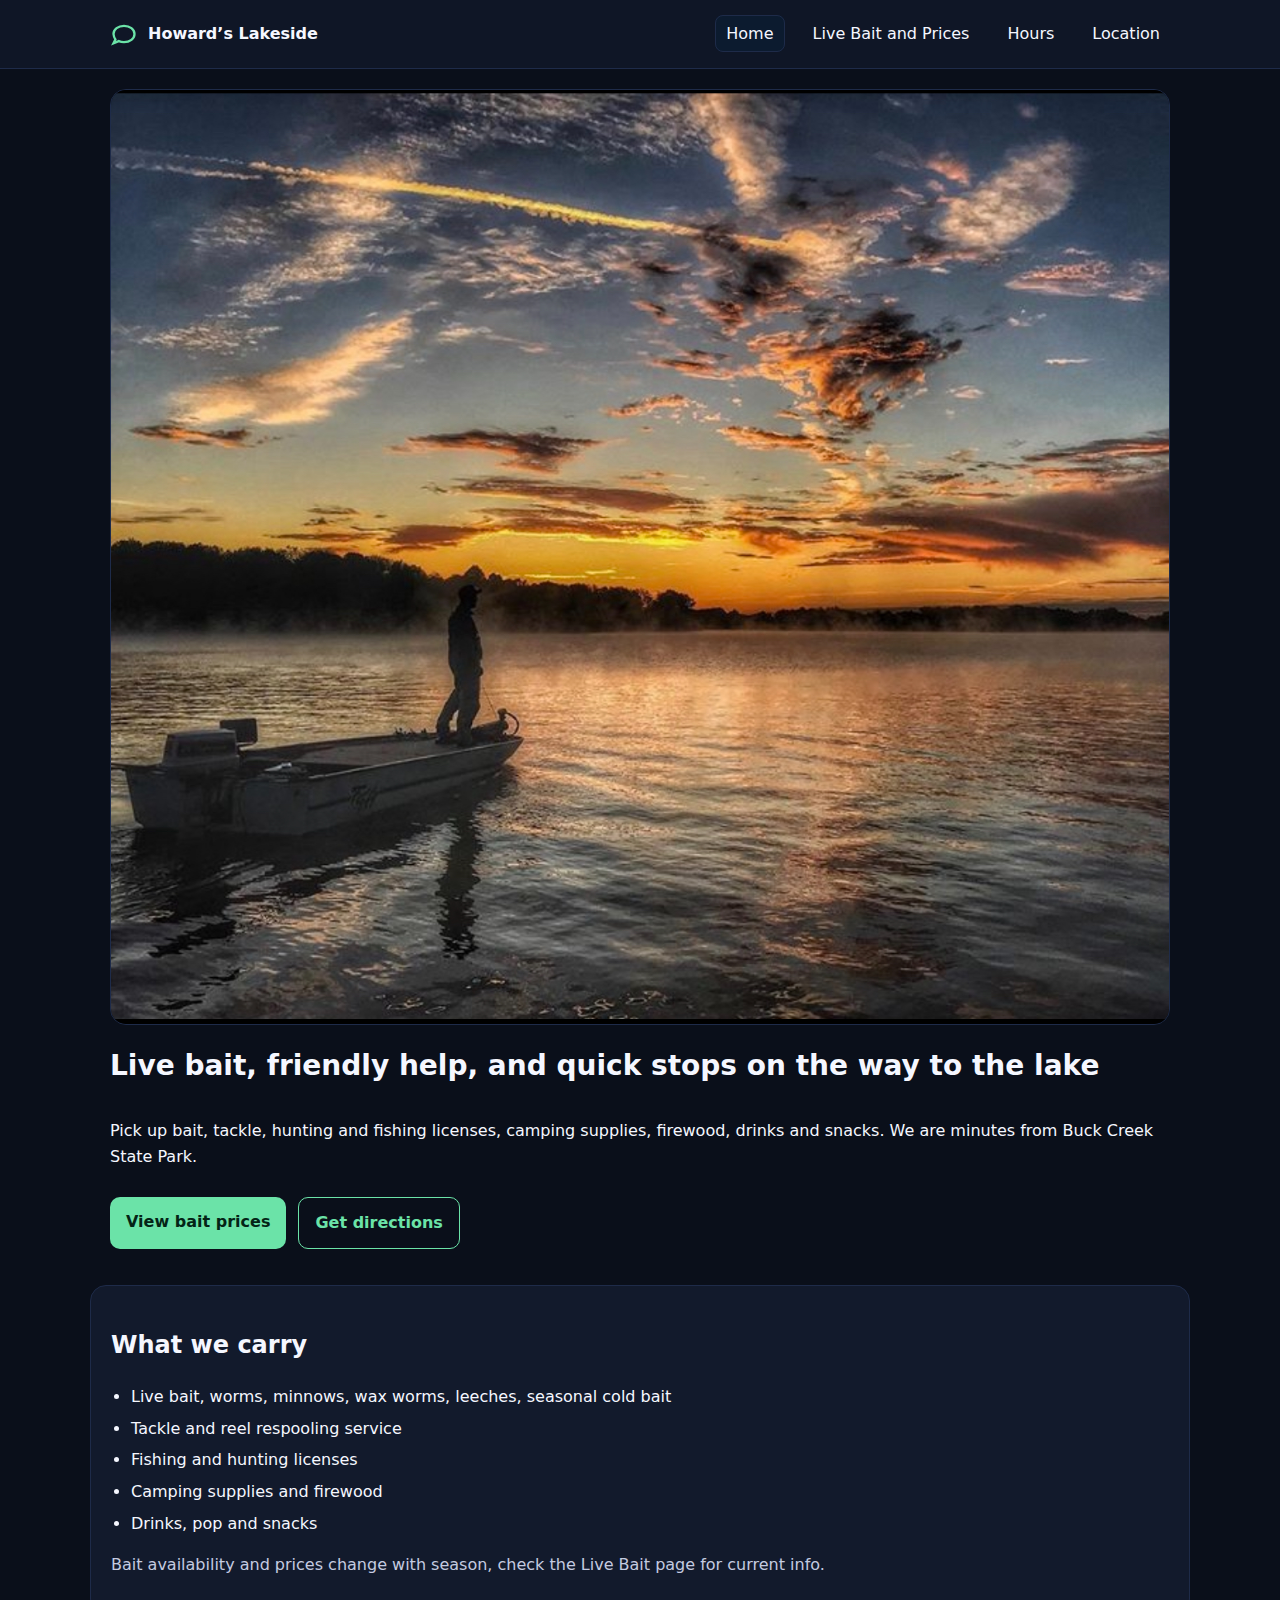
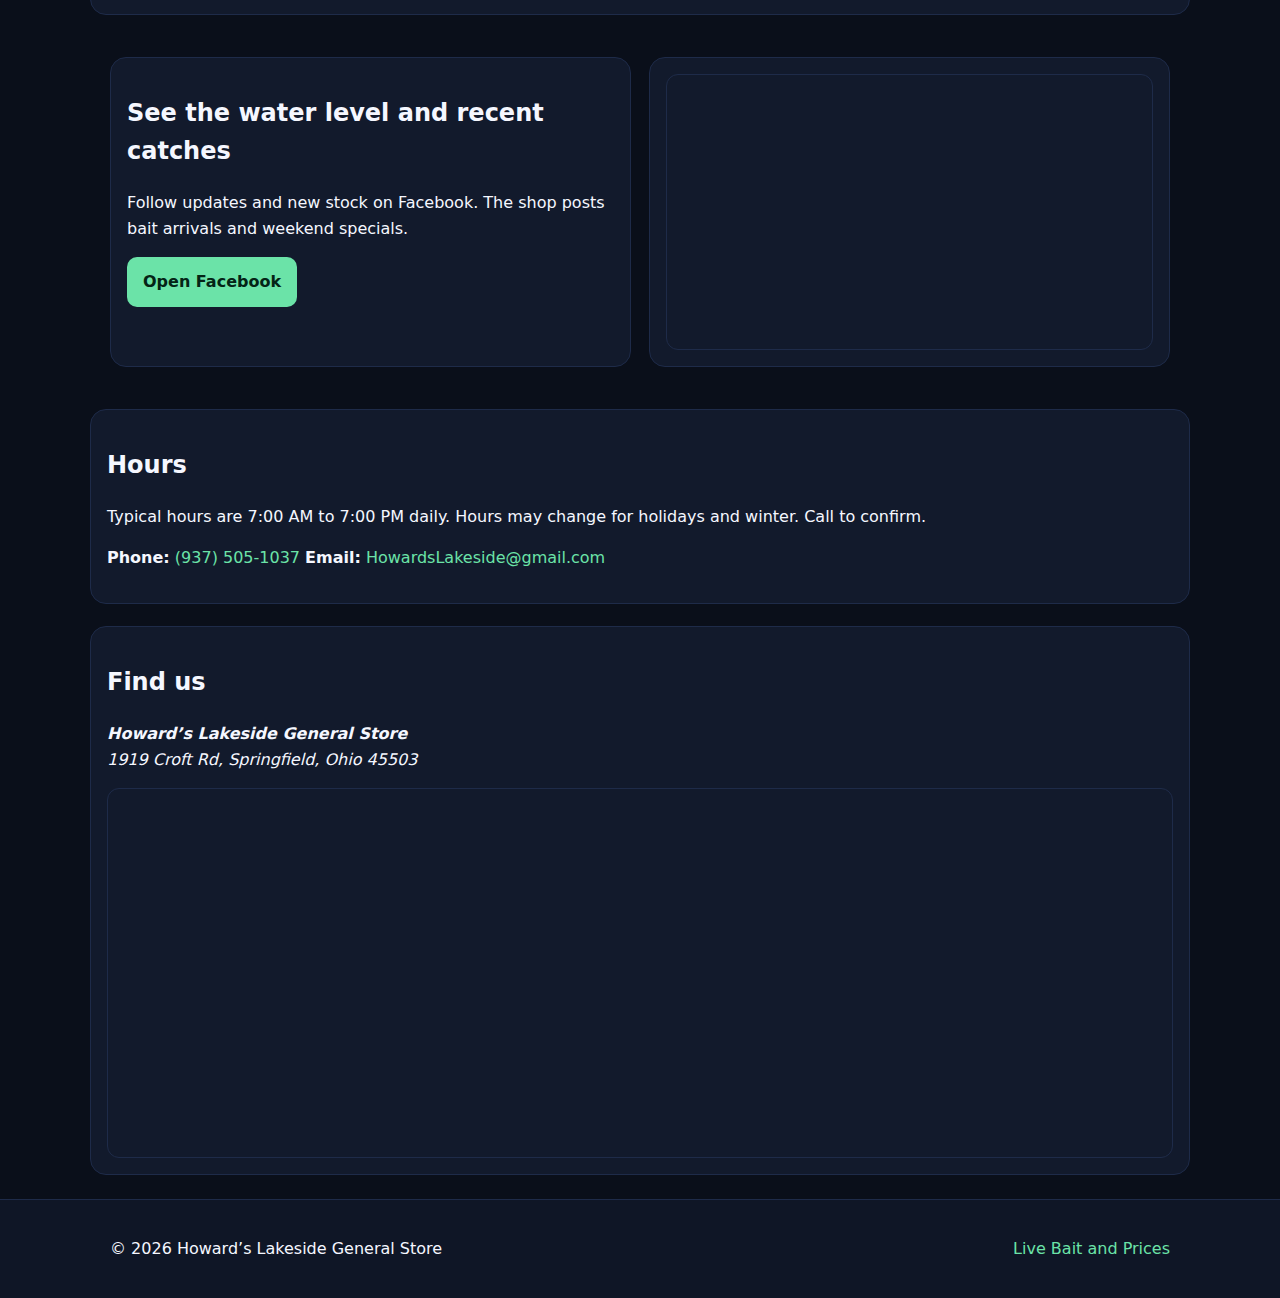
<file: index.html>
<!DOCTYPE html>
<html lang="en">
<head>
  <meta charset="utf-8">
  <title>Howard’s Lakeside General Store, Live Bait, Springfield OH</title>
  <meta name="viewport" content="width=device-width, initial-scale=1">
  <meta name="description" content="Live bait, tackle, licenses, camping supplies and more near Buck Creek State Park. Hours, location and bait prices.">
  <link rel="stylesheet" href="./styles.css">
</head>
<body>
  <a class="skip-link" href="#main">Skip to content</a>

  <header class="site-header">
    <div class="container header-inner">
      <a class="brand" href="./">
        <svg aria-hidden="true" viewBox="0 0 24 24" class="fish"><path d="M21 12c0 4-4 7-9 7-1.6 0-3.1-.3-4.5-.9L3 20l1.6-3.3A10.8 10.8 0 0 1 3 12c0-4 4-7 9-7s9 3 9 7zM8 12h.01M16 12h.01"/></svg>
        <span>Howard’s Lakeside</span>
      </a>

      <nav aria-label="Primary">
        <button class="nav-toggle" aria-expanded="false" aria-controls="nav">Menu</button>
        <ul id="nav" class="nav">
          <li><a aria-current="page" href="./">Home</a></li>
          <li><a href="./live-bait.html">Live Bait and Prices</a></li>
          <li><a href="#hours">Hours</a></li>
          <li><a href="#location">Location</a></li>
        </ul>
      </nav>
    </div>
  </header>

  <main id="main">
    <section class="hero container">
      <picture>
        <img src="./img/shore.jpg" alt="Fishing shoreline near Buck Creek with calm water at sunrise" width="1600" height="900">
      </picture>
      <div class="hero-text">
        <h1>Live bait, friendly help, and quick stops on the way to the lake</h1>
        <p>Pick up bait, tackle, hunting and fishing licenses, camping supplies, firewood, drinks and snacks. We are minutes from Buck Creek State Park.</p>
        <div class="cta">
          <a class="btn" href="./live-bait.html">View bait prices</a>
          <a class="btn btn-alt" href="#location">Get directions</a>
        </div>
      </div>
    </section>

    <section class="container quick-list">
      <h2>What we carry</h2>
      <ul class="check">
        <li>Live bait, worms, minnows, wax worms, leeches, seasonal cold bait</li>
        <li>Tackle and reel respooling service</li>
        <li>Fishing and hunting licenses</li>
        <li>Camping supplies and firewood</li>
        <li>Drinks, pop and snacks</li>
      </ul>
      <p class="note">Bait availability and prices change with season, check the Live Bait page for current info.</p>
    </section>

    <section class="container media">
      <div class="media-col">
        <h2>See the water level and recent catches</h2>
        <p>Follow updates and new stock on Facebook. The shop posts bait arrivals and weekend specials.</p>
        <p><a class="btn" href="https://www.facebook.com/p/Howards-Lakeside-General-Store-100057407261126/" rel="noopener">Open Facebook</a></p>
      </div>
      <div class="media-col">
        <div class="video-wrap" aria-label="Fishing video">
          <iframe title="Buck Creek fishing clips" width="560" height="315" src="https://www.youtube.com/embed/8cI6Nus18n8" allowfullscreen></iframe>
        </div>
      </div>
    </section>

    <section id="hours" class="container hours">
      <h2>Hours</h2>
      <p>Typical hours are 7:00 AM to 7:00 PM daily. Hours may change for holidays and winter. Call to confirm.</p>
      <p><strong>Phone:</strong> <a href="tel:+19375051037">(937) 505-1037</a>  <strong>Email:</strong> <a href="mailto:HowardsLakeside@gmail.com">HowardsLakeside@gmail.com</a></p>
    </section>

    <section id="location" class="container location">
      <h2>Find us</h2>
      <address>
        <p><strong>Howard’s Lakeside General Store</strong><br>
        1919 Croft Rd, Springfield, Ohio 45503</p>
      </address>
      <div class="map-wrap" aria-label="Map showing the store">
        <iframe title="Map to Howard’s Lakeside General Store" src="https://www.google.com/maps?q=1919%20Croft%20Rd%20Springfield%20OH%2045503&output=embed" loading="lazy"></iframe>
      </div>
    </section>
  </main>

  <footer class="site-footer">
    <div class="container">
      <p>&copy; <span id="year"></span> Howard’s Lakeside General Store</p>
      <p><a href="./live-bait.html">Live Bait and Prices</a></p>
    </div>
  </footer>

  <script>
    const btn = document.querySelector('.nav-toggle');
    const nav = document.getElementById('nav');
    if (btn) {
      btn.addEventListener('click', () => {
        const exp = btn.getAttribute('aria-expanded') === 'true';
        btn.setAttribute('aria-expanded', String(!exp));
        nav.classList.toggle('open');
      });
    }
    document.getElementById('year').textContent = new Date().getFullYear();
  </script>
</body>
</html>
</file>
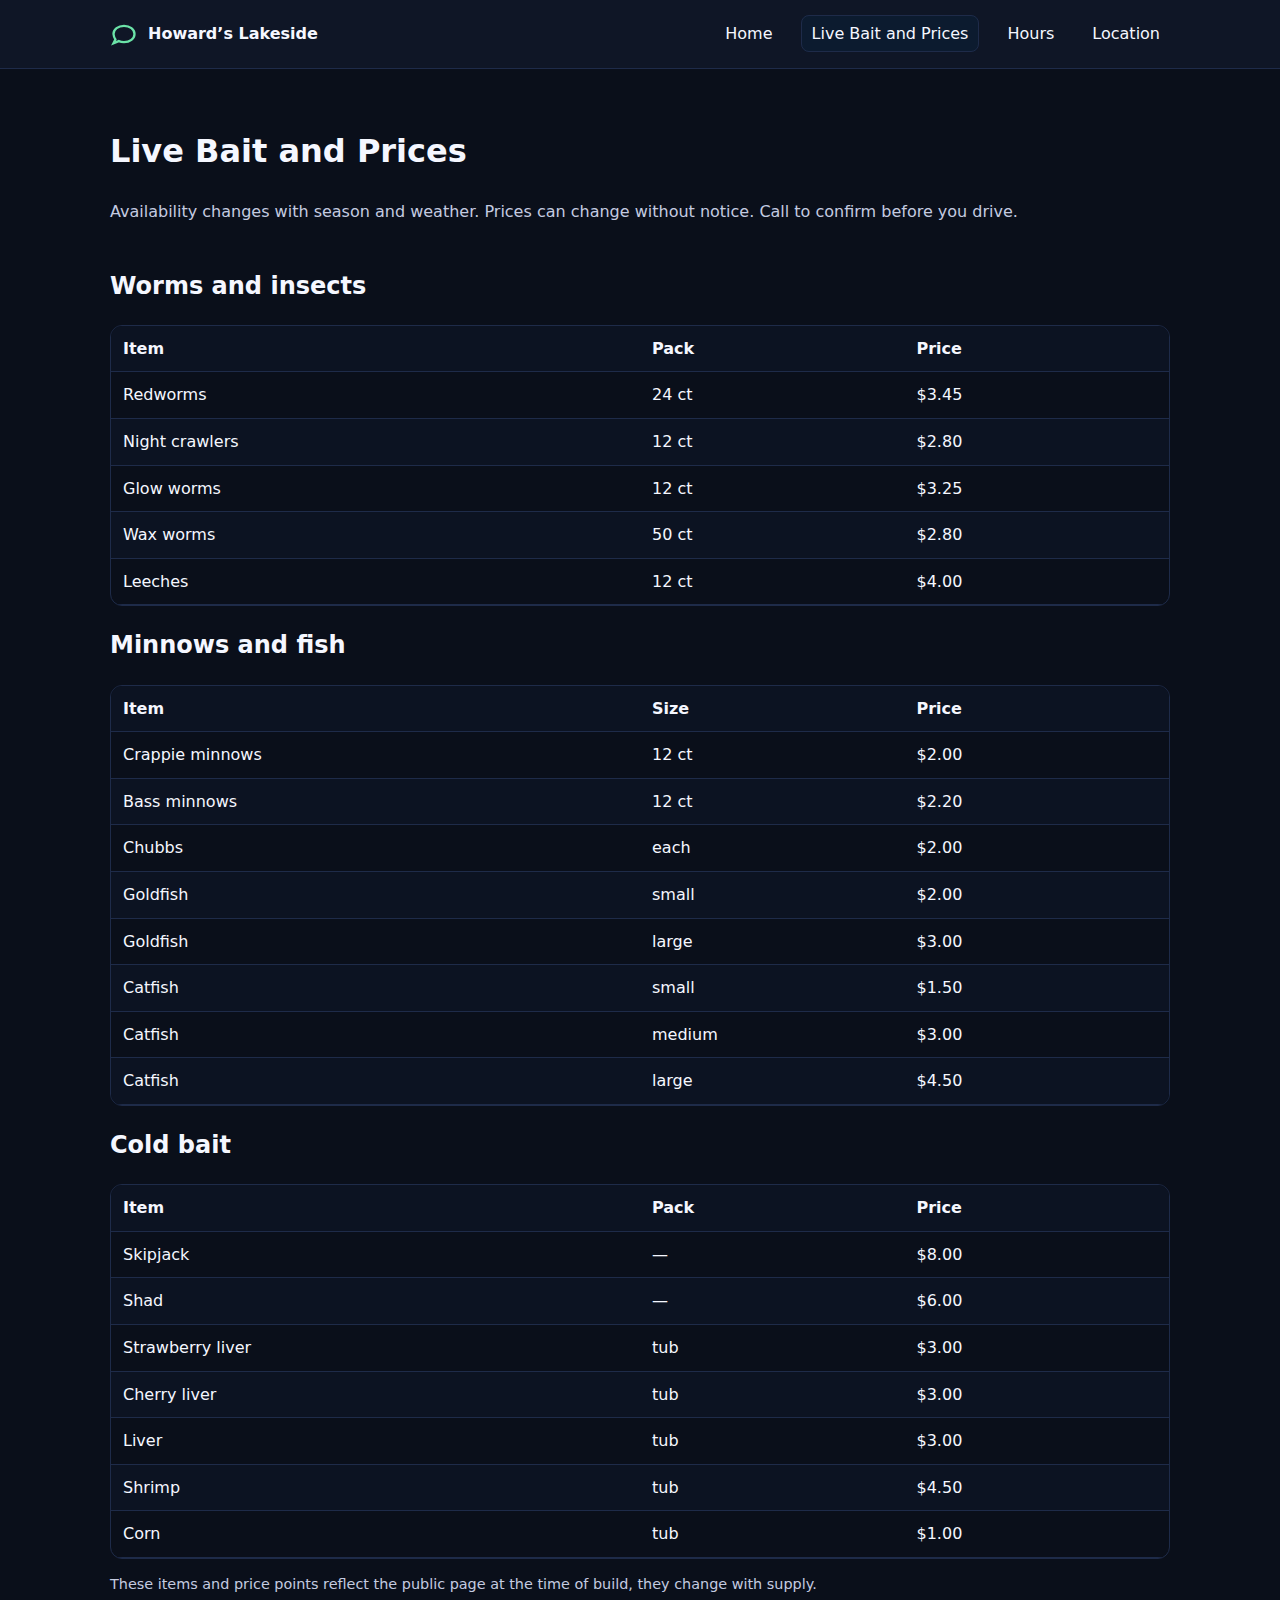
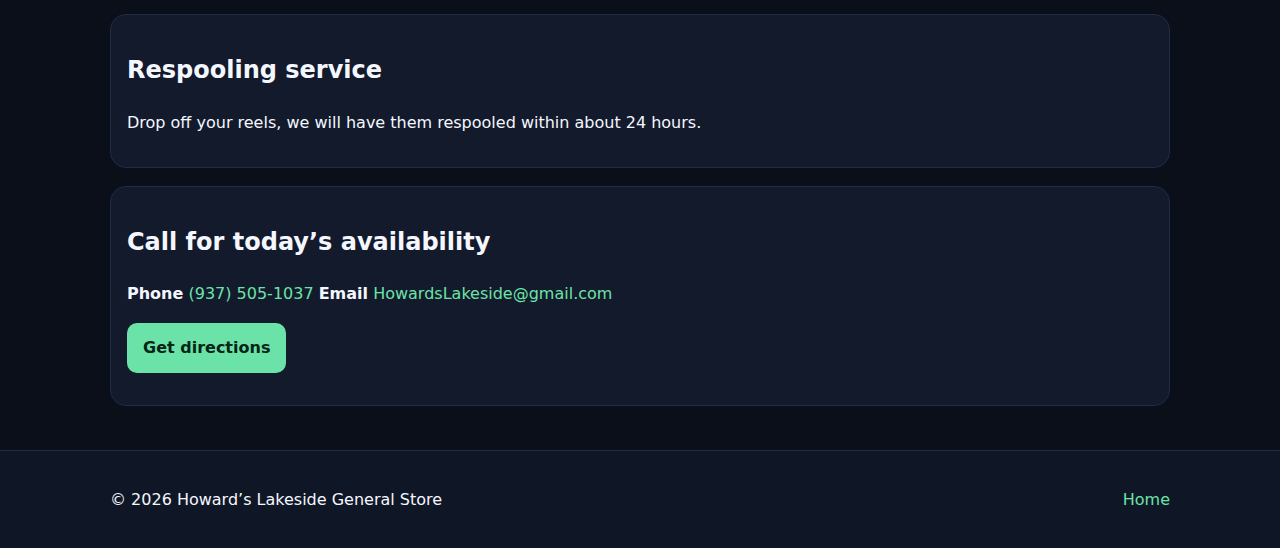
<file: live-bait.html>
<!DOCTYPE html>
<html lang="en">
<head>
  <meta charset="utf-8">
  <title>Live Bait and Prices, Howard’s Lakeside</title>
  <meta name="viewport" content="width=device-width, initial-scale=1">
  <meta name="description" content="Current live bait selection and pricing. Availability varies by season.">
  <link rel="stylesheet" href="./styles.css">
</head>
<body>
  <a class="skip-link" href="#main">Skip to content</a>

  <header class="site-header">
    <div class="container header-inner">
      <a class="brand" href="./">
        <svg aria-hidden="true" viewBox="0 0 24 24" class="fish"><path d="M21 12c0 4-4 7-9 7-1.6 0-3.1-.3-4.5-.9L3 20l1.6-3.3A10.8 10.8 0 0 1 3 12c0-4 4-7 9-7s9 3 9 7zM8 12h.01M16 12h.01"/></svg>
        <span>Howard’s Lakeside</span>
      </a>
      <nav aria-label="Primary">
        <button class="nav-toggle" aria-expanded="false" aria-controls="nav">Menu</button>
        <ul id="nav" class="nav">
          <li><a href="./">Home</a></li>
          <li><a aria-current="page" href="./live-bait.html">Live Bait and Prices</a></li>
          <li><a href="./index.html#hours">Hours</a></li>
          <li><a href="./index.html#location">Location</a></li>
        </ul>
      </nav>
    </div>
  </header>

  <main id="main" class="container">
    <header class="page-header">
      <h1>Live Bait and Prices</h1>
      <p class="note">Availability changes with season and weather. Prices can change without notice. Call to confirm before you drive.</p>
    </header>

    <section>
      <h2>Worms and insects</h2>
      <div class="price-grid" role="table" aria-label="Worms and insects prices">
        <div role="row" class="head">
          <span role="columnheader">Item</span>
          <span role="columnheader">Pack</span>
          <span role="columnheader">Price</span>
        </div>
        <div role="row"><span>Redworms</span><span>24 ct</span><span>$3.45</span></div>
        <div role="row"><span>Night crawlers</span><span>12 ct</span><span>$2.80</span></div>
        <div role="row"><span>Glow worms</span><span>12 ct</span><span>$3.25</span></div>
        <div role="row"><span>Wax worms</span><span>50 ct</span><span>$2.80</span></div>
        <div role="row"><span>Leeches</span><span>12 ct</span><span>$4.00</span></div>
      </div>
    </section>

    <section>
      <h2>Minnows and fish</h2>
      <div class="price-grid" role="table" aria-label="Minnows and fish prices">
        <div role="row" class="head">
          <span role="columnheader">Item</span>
          <span role="columnheader">Size</span>
          <span role="columnheader">Price</span>
        </div>
        <div role="row"><span>Crappie minnows</span><span>12 ct</span><span>$2.00</span></div>
        <div role="row"><span>Bass minnows</span><span>12 ct</span><span>$2.20</span></div>
        <div role="row"><span>Chubbs</span><span>each</span><span>$2.00</span></div>
        <div role="row"><span>Goldfish</span><span>small</span><span>$2.00</span></div>
        <div role="row"><span>Goldfish</span><span>large</span><span>$3.00</span></div>
        <div role="row"><span>Catfish</span><span>small</span><span>$1.50</span></div>
        <div role="row"><span>Catfish</span><span>medium</span><span>$3.00</span></div>
        <div role="row"><span>Catfish</span><span>large</span><span>$4.50</span></div>
      </div>
    </section>

    <section>
      <h2>Cold bait</h2>
      <div class="price-grid" role="table" aria-label="Cold bait prices">
        <div role="row" class="head">
          <span role="columnheader">Item</span>
          <span role="columnheader">Pack</span>
          <span role="columnheader">Price</span>
        </div>
        <div role="row"><span>Skipjack</span><span>—</span><span>$8.00</span></div>
        <div role="row"><span>Shad</span><span>—</span><span>$6.00</span></div>
        <div role="row"><span>Strawberry liver</span><span>tub</span><span>$3.00</span></div>
        <div role="row"><span>Cherry liver</span><span>tub</span><span>$3.00</span></div>
        <div role="row"><span>Liver</span><span>tub</span><span>$3.00</span></div>
        <div role="row"><span>Shrimp</span><span>tub</span><span>$4.50</span></div>
        <div role="row"><span>Corn</span><span>tub</span><span>$1.00</span></div>
      </div>
      <p class="note small">These items and price points reflect the public page at the time of build, they change with supply.</p>
    </section>

    <section class="service">
      <h2>Respooling service</h2>
      <p>Drop off your reels, we will have them respooled within about 24 hours.</p>
    </section>

    <section class="contact-callout">
      <h2>Call for today’s availability</h2>
      <p><strong>Phone</strong> <a href="tel:+19375051037">(937) 505-1037</a>  <strong>Email</strong> <a href="mailto:HowardsLakeside@gmail.com">HowardsLakeside@gmail.com</a></p>
      <p><a class="btn" href="./index.html#location">Get directions</a></p>
    </section>
  </main>

  <footer class="site-footer">
    <div class="container">
      <p>&copy; <span id="year"></span> Howard’s Lakeside General Store</p>
      <p><a href="./">Home</a></p>
    </div>
  </footer>

  <script>
    const btn = document.querySelector('.nav-toggle');
    const nav = document.getElementById('nav');
    if (btn) {
      btn.addEventListener('click', () => {
        const exp = btn.getAttribute('aria-expanded') === 'true';
        btn.setAttribute('aria-expanded', String(!exp));
        nav.classList.toggle('open');
      });
    }
    document.getElementById('year').textContent = new Date().getFullYear();
  </script>
</body>
</html>
</file>
<file: styles.css>
:root{
  --bg:#0a0f1a;
  --panel:#0f1626;
  --card:#121a2c;
  --line:#1e2b49;
  --text:#f5f7ff;
  --muted:#c4cbe0;
  --accent:#6be3a8;
  --accent-ink:#042416;
}
*{box-sizing:border-box}
html,body{margin:0;padding:0}
body{
  font-family: system-ui, -apple-system, Segoe UI, Roboto, Inter, Arial, sans-serif;
  background: var(--bg);
  color: var(--text);
  line-height: 1.6;
}
img{max-width:100%;display:block;height:auto}
a{color: var(--accent);text-decoration: none}
a:focus{outline:2px solid var(--accent);outline-offset:3px}
.skip-link{
  position:absolute;left:-9999px;top:auto;width:1px;height:1px;overflow:hidden
}
.skip-link:focus{left:12px;top:12px;width:auto;height:auto;background:#000;padding:8px 10px;border-radius:6px}

.container{max-width:1100px;margin:0 auto;padding:20px}
.site-header{
  background: var(--panel);
  border-bottom:1px solid var(--line)
}
.header-inner{display:flex;align-items:center;justify-content:space-between;gap:14px}
.brand{display:flex;align-items:center;gap:10px;color:var(--text);text-decoration:none;font-weight:700}
.brand .fish{width:28px;height:28px;fill:none;stroke:var(--accent);stroke-width:2}

.nav{list-style:none;display:none;gap:18px;padding:0;margin:0}
.nav.open{display:flex;flex-direction:column}
.nav a{color:var(--text);padding:8px 10px;border-radius:8px}
.nav a[aria-current="page"]{background:#0c1b2f;border:1px solid var(--line)}
.nav-toggle{
  background:transparent;border:1px solid var(--line);color:var(--text);padding:8px 12px;border-radius:8px
}
@media (min-width:760px){
  .nav{display:flex}
  .nav-toggle{display:none}
}

.hero{display:grid;gap:16px}
.hero picture{border-radius:16px;overflow:hidden;border:1px solid var(--line)}
.hero-text{display:grid;gap:12px}
.hero h1{font-size:28px;line-height:1.2;margin:8px 0}
.cta{display:flex;gap:12px;flex-wrap:wrap}
.btn{
  display:inline-block;background:var(--accent);color:var(--accent-ink);
  padding:12px 16px;border-radius:10px;font-weight:700
}
.btn:hover{filter:brightness(0.95)}
.btn-alt{background:transparent;border:1px solid var(--accent);color:var(--accent)}

.quick-list{background:var(--card);border:1px solid var(--line);border-radius:16px;margin-top:16px}
.check{display:grid;gap:6px;padding-left:20px}
.note{color:var(--muted)}
.note.small{font-size:0.9rem}

.media{display:grid;gap:18px;margin-top:22px}
@media (min-width:900px){ .media{grid-template-columns:1fr 1fr} }
.media-col{background:var(--card);border:1px solid var(--line);border-radius:16px;padding:16px}
.video-wrap{position:relative;padding-top:56.25%;border-radius:12px;overflow:hidden;border:1px solid var(--line)}
.video-wrap iframe{position:absolute;inset:0;width:100%;height:100%;border:0}

.hours,.location{background:var(--card);border:1px solid var(--line);border-radius:16px;margin-top:22px;padding:16px}
.map-wrap{border-radius:12px;overflow:hidden;border:1px solid var(--line);margin-top:10px}
.map-wrap iframe{width:100%;height:360px;border:0}

.page-header{padding-top:16px;padding-bottom:6px}
.price-grid{display:grid;border:1px solid var(--line);border-radius:12px;overflow:hidden}
.price-grid .head{background:#0c1b2f;font-weight:700}
.price-grid [role="row"]{display:grid;grid-template-columns:2fr 1fr 1fr}
.price-grid [role="row"] > span{padding:10px 12px;border-bottom:1px solid var(--line)}
.price-grid [role="row"]:nth-child(odd){background:#0c1322}

.service,.contact-callout{
  background:var(--card);border:1px solid var(--line);border-radius:16px;padding:16px;margin-top:18px
}

.site-footer{
  margin-top:24px;background:var(--panel);border-top:1px solid var(--line)
}
.site-footer .container{display:flex;align-items:center;justify-content:space-between;flex-wrap:wrap}
</file>
